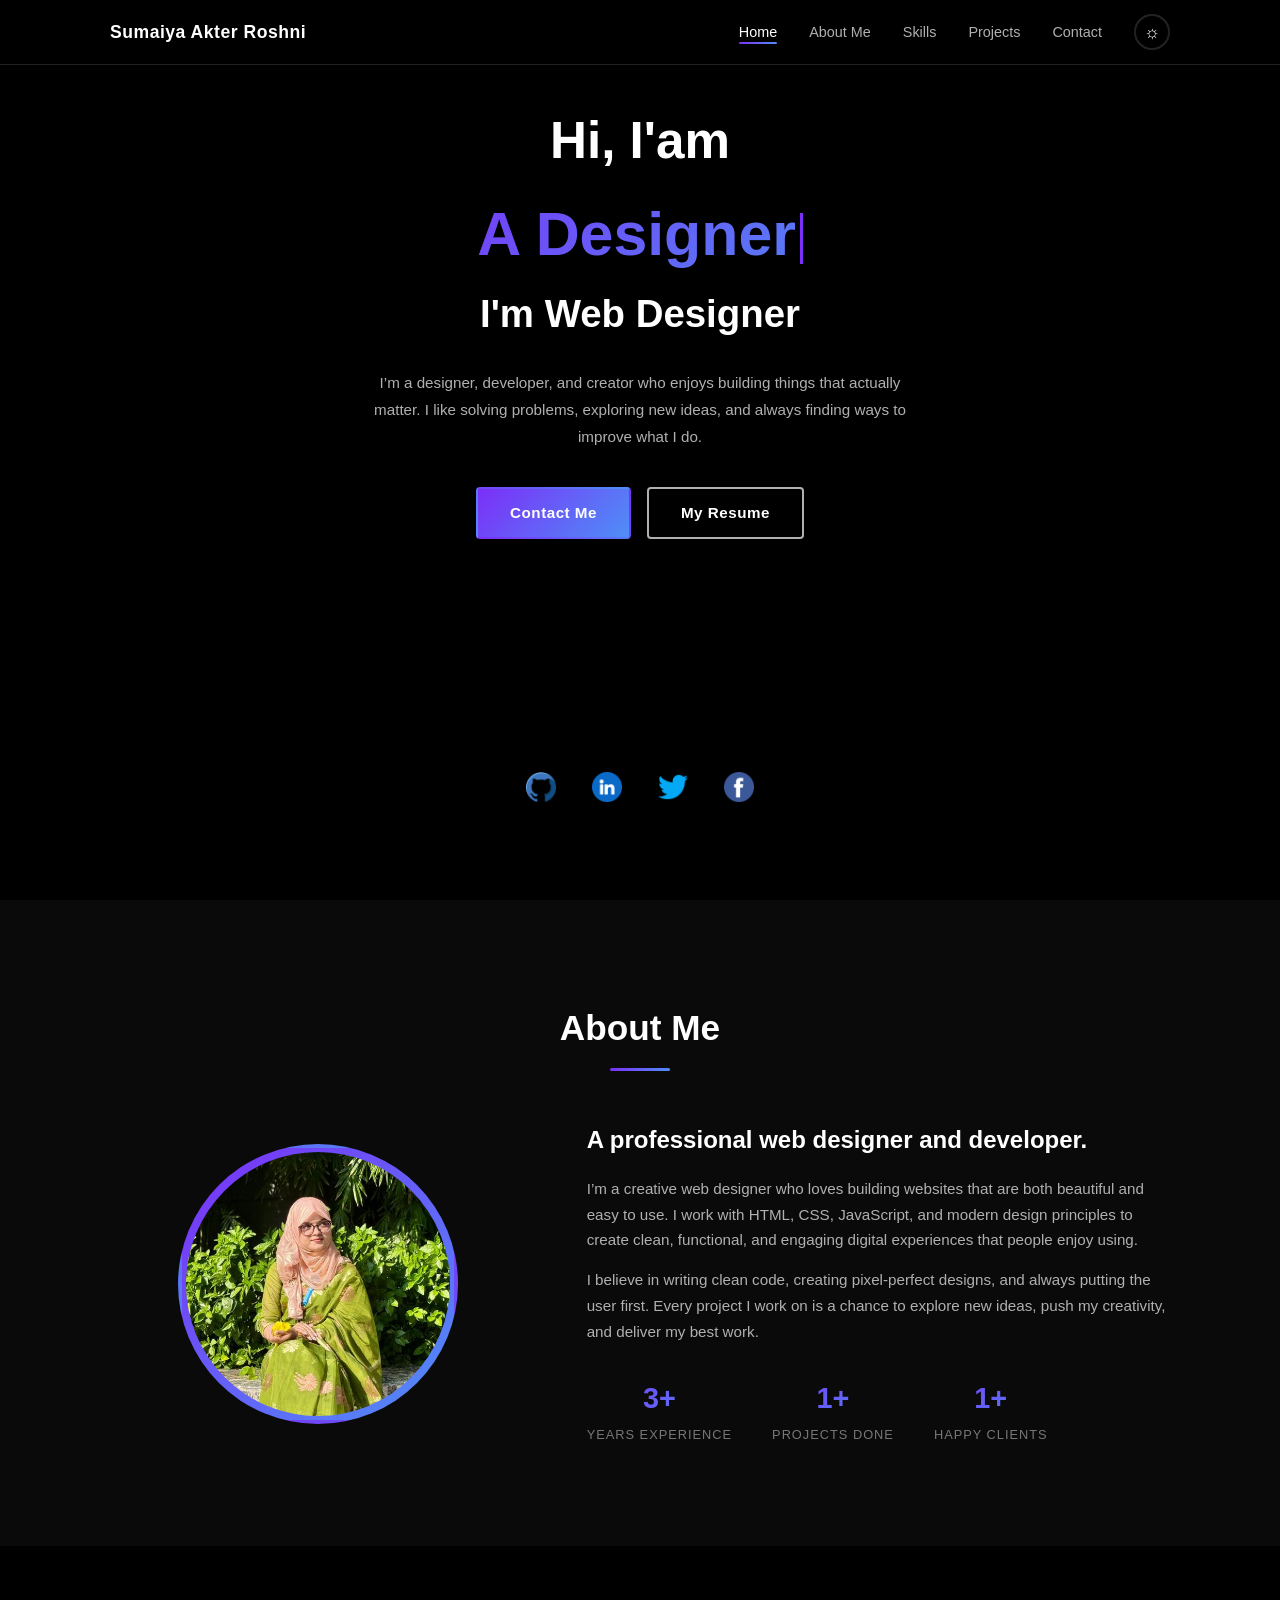
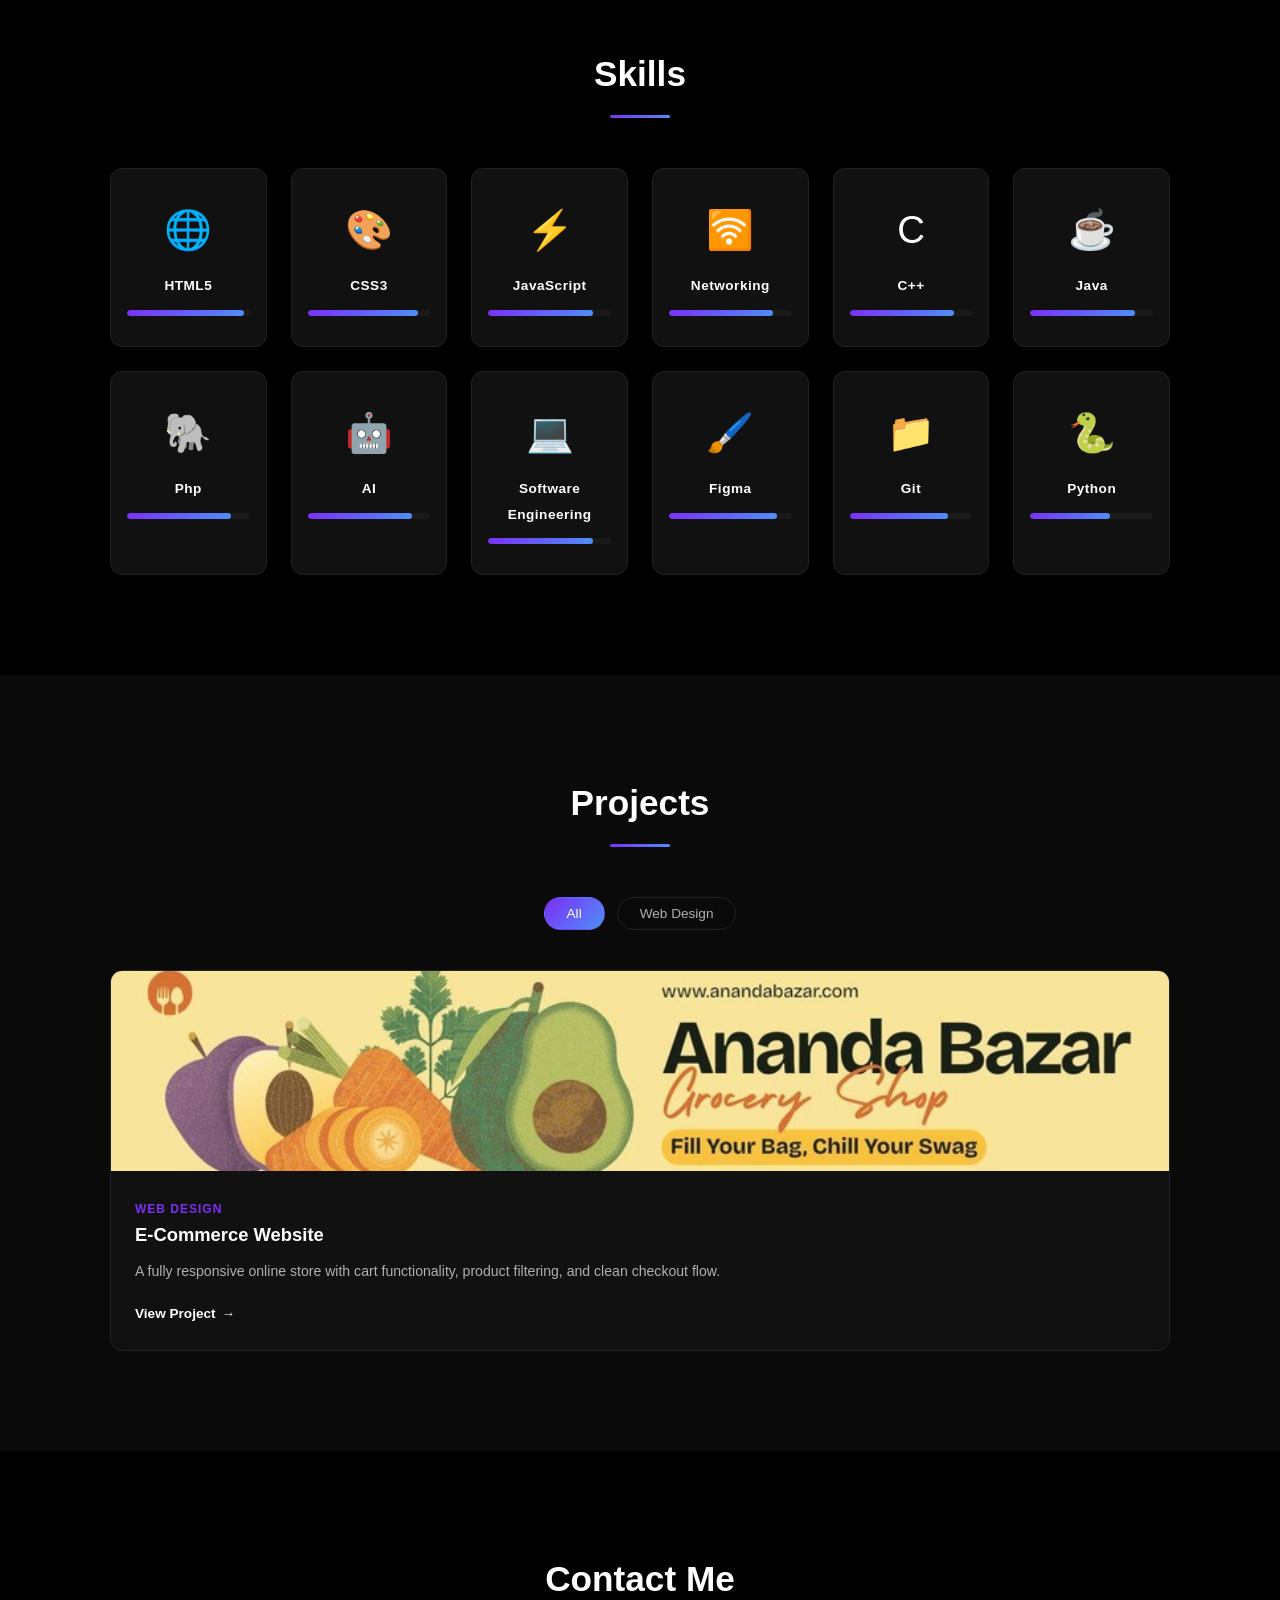
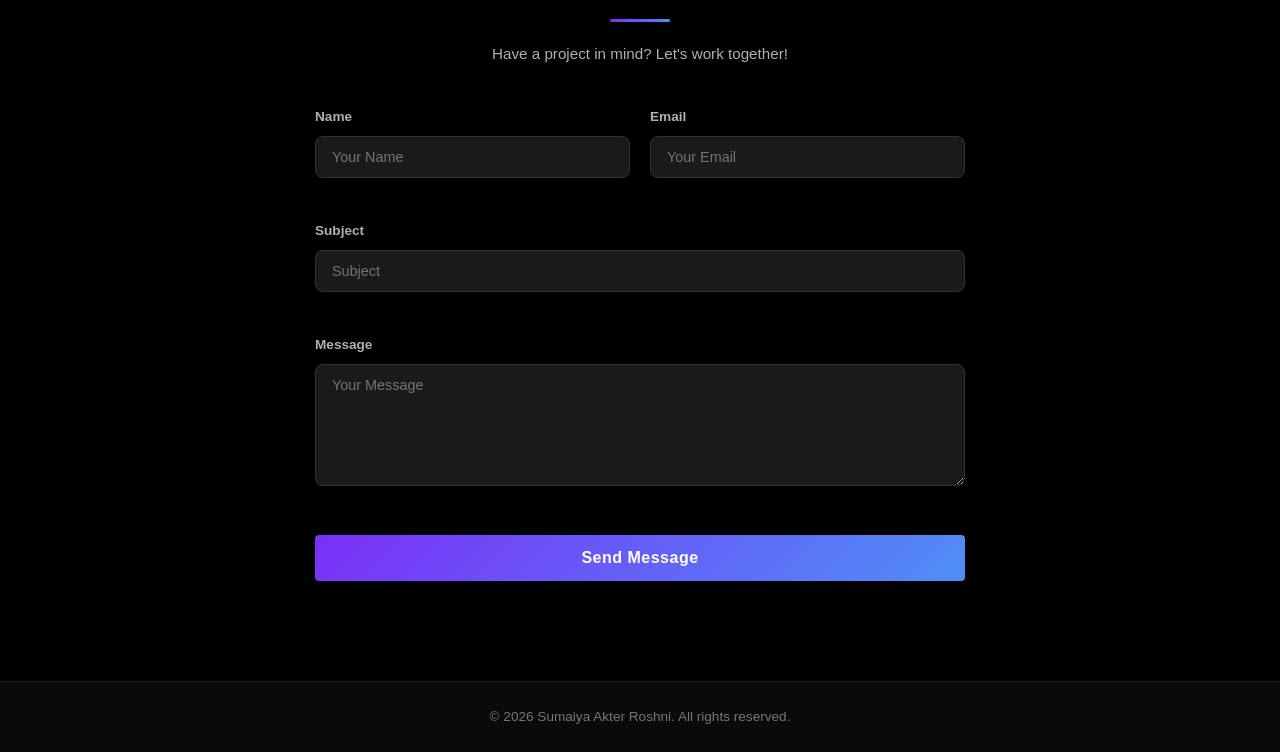
<file: Portfolio/index.html>
<!DOCTYPE html>
<html lang="en" data-theme="dark">
<head>
    <meta charset="UTF-8">
    <meta name="viewport" content="width=device-width, initial-scale=1.0">
    <title>Web Designer</title>
    <link rel="stylesheet" href="style.css">
</head>
<body>
    
    <header id="header">
        <nav class="navbar">
            <a href="#home" class="nav-logo">Sumaiya Akter Roshni</a>
            <button class="menu-toggle" id="menuToggle" aria-label="Toggle Menu">
                <span></span><span></span><span></span>
            </button>

            <ul class="nav-links" id="navLinks">
                <li><a href="#home" class="active">Home</a></li>
                
                <li><a href="#about">About Me</a></li>
                
                <li><a href="#skills">Skills</a></li>
                
                <li><a href="#projects">Projects</a></li>
                
                <li><a href="#contact">Contact</a></li>
                
                <li>
                    <button class="theme-toggle" id="themeToggle" aria-label="Toggle Theme">
                        <span class="icon-sun">&#9788;</span>
                        <span class="icon-moon">&#9790;</span>
                    </button>
                </li>
                
            </ul>


        </nav>
    </header>
<main>
        
        <section id="home" class="hero-section">
        <div class="hero-content">
                <h1 class="hero-greeting">Hi, I'am</h1>
                
                <h2 class="hero-name" id="typingName"></h2>
                
                <h3 class="hero-title">I'm Web Designer</h3>
                
                <p class="hero-description">
                    I’m a designer, developer, and creator who enjoys building things that actually matter. I like solving problems, exploring new ideas, and always finding ways to improve what I do.
                </p>

                <div class="hero-buttons">
                    <a href="#contact" class="btn btn-primary">Contact Me</a>
                    <a href="#" class="btn btn-outline">My Resume</a>
                </div>

        </div>
        
        <div class="hero-socials">

            <a href="https://github.com/sumaiya-akter-roshni" target="_blank">
                <img class="github-icon-light" src="Icon/githubDark.png" width="30" alt="GitHub Light Icon">
                <img class="github-icon-dark" src="Icon/githubLight.png" width="30" alt="GitHub Dark Icon">
            </a>

            <a href="https://linkedin.com/in/your-linkedin" target="_blank">
                <img class="linkedin-icon-light" src="Icon/linkedinDark.png" width="30" alt="LinkedIn">
                <img class="linkedin-icon-dark" src="Icon/linkedinLight.png" width="30" alt="LinkedIn">
            </a>

            <a href="#" target="_blank">
                <img class="twitter-icon-light" src="Icon/twitterDark.png" width="30" alt="Twitter">
                <img class="twitter-icon-dark" src="Icon/twitterLight.png" width="30" alt="Twitter">
            </a>

            <a href="#" target="_blank">
                <img class = "facebook-icon-light"src="Icon/facebookDark.png" width="30" alt="Facebook">
                <img class = "facebook-icon-dark"src="Icon/facebookLight.png" width="30" alt="Facebook">
            </a>
        </div>

        </section>

        
        <section id="about" class="about-section">
            <div class="container">
               
                <h2 class="section-title">About Me</h2>
               
                <div class="about-grid">
                    
                    <div class="about-image">
                        <div class="about-img-wrapper">
                            <img src="Image/MyPicture.jpeg" alt="Profile Photo">
                        </div>
                    </div>
               
                    <div class="about-text">
                        <h3>A professional web designer and developer.</h3>
                        
                        <p>
                            I’m a creative web designer who loves building websites that are both beautiful and easy to use. 
                            I work with HTML, CSS, JavaScript, and modern design principles to create clean, functional, and engaging digital experiences that people enjoy using.
                        </p>
                        
                        <p>
                            I believe in writing clean code, creating pixel-perfect designs, and always putting the user first. 
                            Every project I work on is a chance to explore new ideas, push my creativity, and deliver my best work.
                        </p>
                        
                        <div class="about-stats">
                            <div class="stat">
                                <span class="stat-number">3+</span>
                                <span class="stat-label">Years Experience</span>
                            </div>
                            
                            <div class="stat">
                                <span class="stat-number">1+</span>
                                <span class="stat-label">Projects Done</span>
                            </div>

                            <div class="stat">
                                <span class="stat-number">1+</span>
                                <span class="stat-label">Happy Clients</span>
                            </div>

                        </div>

                    </div>

                </div>
            </div>

        </section>


        <section id="skills" class="skills-section">
            <div class="container">
                <h2 class="section-title">Skills</h2>
                <div class="skills-grid" id="skillsGrid">
                    
                </div>
            </div>
        </section>

       
        <section id="projects" class="projects-section">
            <div class="container">
                <h2 class="section-title">Projects</h2>
                <div class="project-filters" id="projectFilters">
                    
                </div>
                <div class="projects-grid" id="projectsGrid">
                   
                </div>
            </div>
        </section>

        
        <section id="contact" class="contact-section">

            <div class="container">
                
                <h2 class="section-title">Contact Me</h2>

                <p class="contact-subtitle">Have a project in mind? Let's work together!</p>
                
                <form id="contactForm" class="contact-form" novalidate>
                    <div class="form-row">
                        <div class="form-group">
                            <label for="name">Name</label>
                            <input type="text" id="name" name="name" placeholder="Your Name" autocomplete="name">
                            <span class="error-msg" id="nameError"></span>
                        </div>
                        <div class="form-group">
                            <label for="email">Email</label>
                            <input type="email" id="email" name="email" placeholder="Your Email" autocomplete="email">
                            <span class="error-msg" id="emailError"></span>
                        </div>
                    </div>

                    <div class="form-group">
                        <label for="subject">Subject</label>
                        <input type="text" id="subject" name="subject" placeholder="Subject">
                        <span class="error-msg" id="subjectError"></span>
                    </div>

                    <div class="form-group">
                        <label for="message">Message</label>
                        <textarea id="message" name="message" rows="6" placeholder="Your Message"></textarea>
                        <span class="error-msg" id="messageError"></span>
                    </div>

                    <button type="submit" class="btn btn-primary btn-submit">Send Message</button>
                    
                    <div class="form-success" id="formSuccess">
                        &#10003; Message sent successfully! Thank you.
                    </div>
                    
                </form>

            </div>

        </section>
    
</main>

   


    <footer>
        <div class="container">
            <p>&copy; 2026 Sumaiya Akter Roshni. All rights reserved.</p>
        </div>
    </footer>


    <script src="script.js"></script>

</body>
</html>
</file>
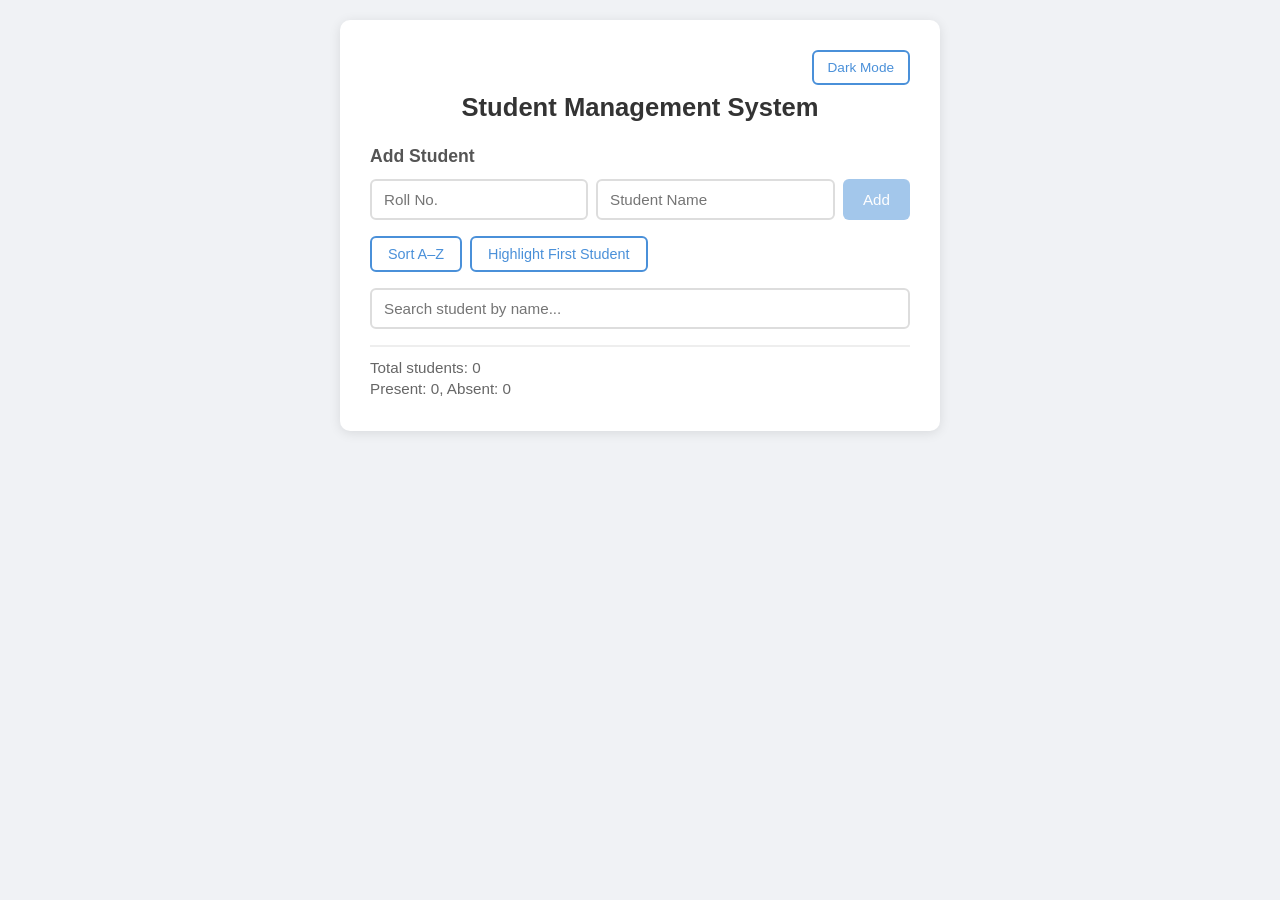
<file: Student_Management/index.html>
<!DOCTYPE html>
<html lang="en">
<head>
    <meta charset="UTF-8">
    <meta name="viewport" content="width=device-width, initial-scale=1.0">
    <title>Student Management System</title>
    <link rel="stylesheet" href="style.css">
</head>
<body>
    <div class="container">
        <div class="theme-toggle-wrap">
            <button id="themeToggleBtn" type="button">Dark Mode</button>
        </div>
        <h1>Student Management System</h1>
        <div class="form-section">
            <h2>Add Student</h2>
            <div class="input-group">
                <input type="text" id="rollInput" placeholder="Roll No.">
                <input type="text" id="nameInput" placeholder="Student Name">
                <button id="addBtn" disabled>Add</button>
            </div>
        </div>

        <div class="action-buttons">
            <button id="sortBtn">Sort A&ndash;Z</button>
            <button id="highlightBtn">Highlight First Student</button>
        </div>
        <div class="search-section">
            <input type="text" id="searchInput" placeholder="Search student by name...">
        </div>
        <ul id="studentList"></ul>
        <div class="stats">
            <p id="totalCount">Total students: 0</p>
            <p id="attendanceStats">Present: 0, Absent: 0</p>
        </div>
    </div>

    <script src="app.js"></script>
</body>
</html>
</file>
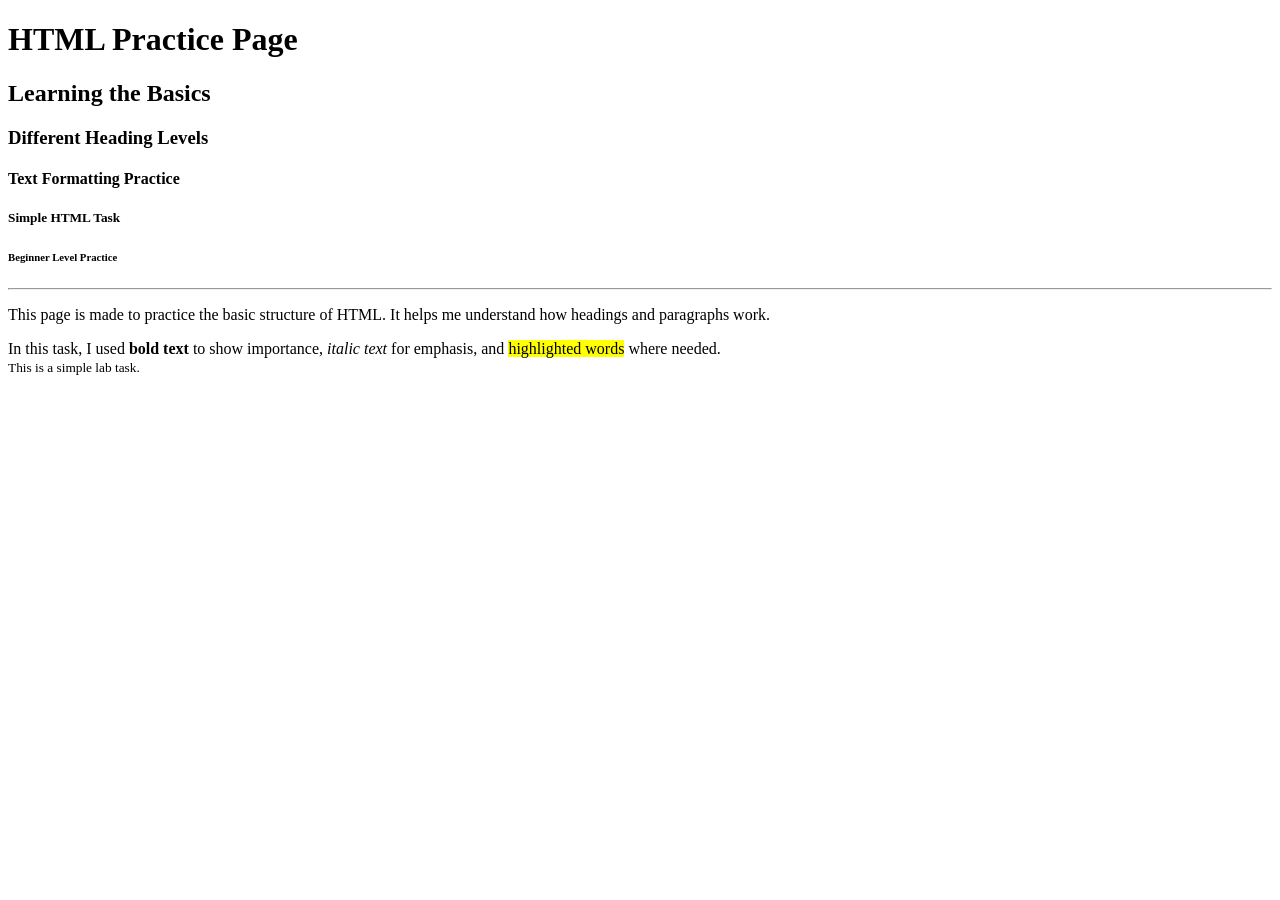
<file: Assign1.html>
<!DOCTYPE html>
<html lang="en">

<head>
    <!-- Basic information about the webpage -->
    <meta charset="UTF-8">
    <meta name="description" content="HTML lab task for practicing basic tags">
    <title>HTML Lab Task 1</title>
</head>

<body>

    <!-- Headings practice -->
    <h1>HTML Practice Page</h1>
    <h2>Learning the Basics</h2>
    <h3>Different Heading Levels</h3>
    <h4>Text Formatting Practice</h4>
    <h5>Simple HTML Task</h5>
    <h6>Beginner Level Practice</h6>

    <hr>

    <!-- Paragraph section -->
    <p>
        This page is made to practice the basic structure of HTML.
        It helps me understand how headings and paragraphs work.
    </p>

    <p>
        In this task, I used <strong>bold text</strong> to show importance,
        <em>italic text</em> for emphasis, and <mark>highlighted words</mark> where needed.
        <br>
        <small>This is a simple lab task.</small>
    </p>

    <!-- End of content -->
</body>

</html>
</file>
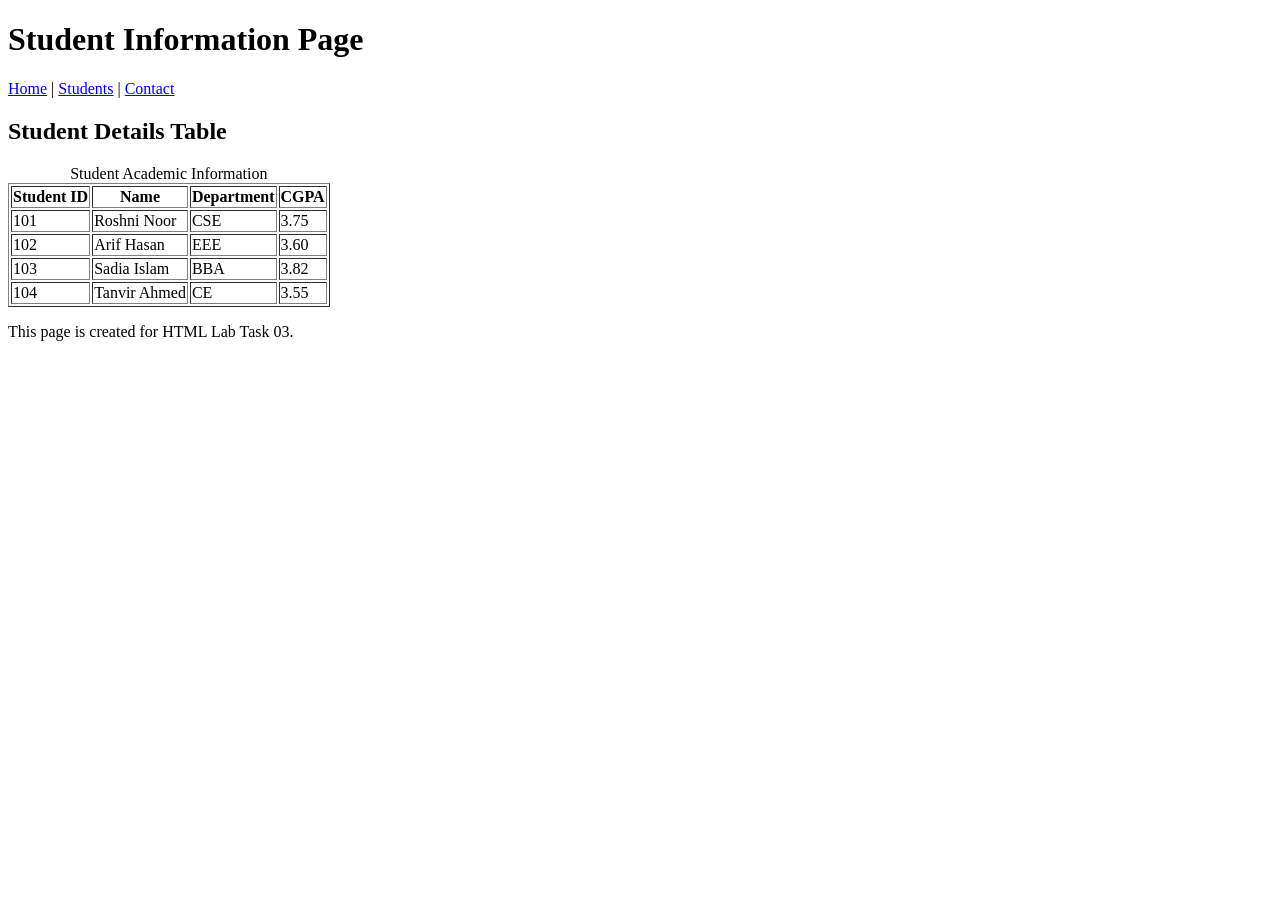
<file: Assign3.html>
<!DOCTYPE html>
<html lang="en">

<head>
    <meta charset="UTF-8">
    <title>Lab Task 03</title>
</head>

<body>

    <!-- Header part -->
    <header>
        <h1 title="Page title">Student Information Page</h1>
    </header>

    <!-- Navigation links -->
    <nav>
        <a href="#home">Home</a> |
        <a href="#students">Students</a> |
        <a href="#contact">Contact</a>
    </nav>

    <!-- Main content starts -->
    <main>

        <!-- Section for table -->
        <section id="students">
            <h2>Student Details Table</h2>

            <table border="1" title="Student table">
                <caption>Student Academic Information</caption>

                <tr>
                    <th scope="col">Student ID</th>
                    <th scope="col">Name</th>
                    <th scope="col">Department</th>
                    <th scope="col">CGPA</th>
                </tr>

                <tr>
                    <td>101</td>
                    <td>Roshni Noor</td>
                    <td>CSE</td>
                    <td>3.75</td>
                </tr>

                <tr>
                    <td>102</td>
                    <td>Arif Hasan</td>
                    <td>EEE</td>
                    <td>3.60</td>
                </tr>

                <tr>
                    <td>103</td>
                    <td>Sadia Islam</td>
                    <td>BBA</td>
                    <td>3.82</td>
                </tr>

                <tr>
                    <td>104</td>
                    <td>Tanvir Ahmed</td>
                    <td>CE</td>
                    <td>3.55</td>
                </tr>

            </table>
        </section>

    </main>

    <!-- Footer section -->
    <footer>
        <p id="contact">
            This page is created for HTML Lab Task 03.
        </p>
    </footer>

</body>

</html>
</file>
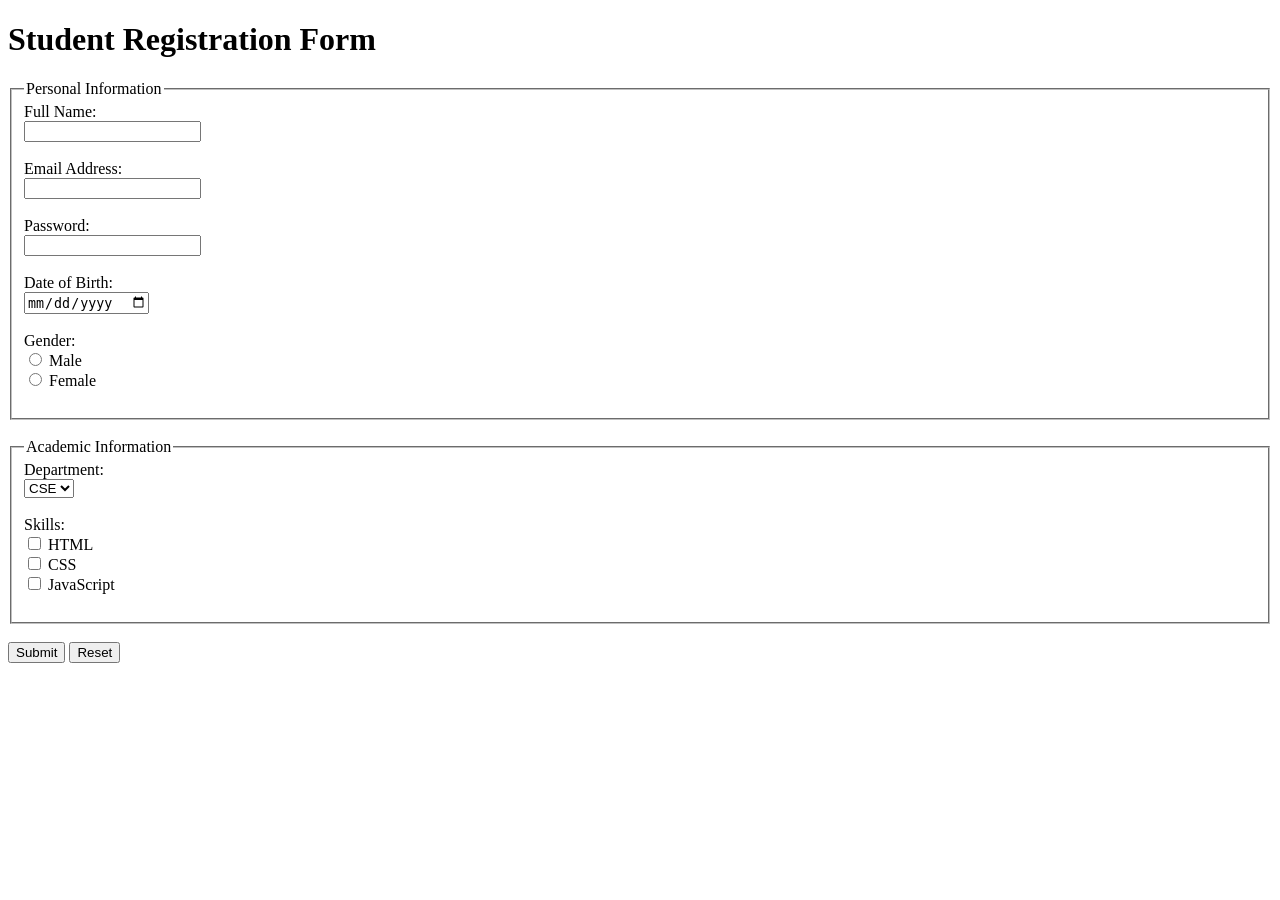
<file: Assign4.html>
<!DOCTYPE html>
<html lang="en">

<head>
    <meta charset="UTF-8">
    <title>Lab Task 04</title>
</head>

<body>

    <!-- Form starts here -->
    <h1>Student Registration Form</h1>

    <form action="#" method="post">

        <!-- Personal information section -->
        <fieldset>
            <legend>Personal Information</legend>

            <label for="fullname">Full Name:</label><br>
            <input type="text" id="fullname" name="fullname"><br><br>

            <label for="email">Email Address:</label><br>
            <input type="email" id="email" name="email"><br><br>

            <label for="password">Password:</label><br>
            <input type="password" id="password" name="password"><br><br>

            <label for="dob">Date of Birth:</label><br>
            <input type="date" id="dob" name="dob"><br><br>

            <label>Gender:</label><br>
            <input type="radio" id="male" name="gender" value="male">
            <label for="male">Male</label><br>

            <input type="radio" id="female" name="gender" value="female">
            <label for="female">Female</label><br><br>
        </fieldset>

        <br>

        <!-- Academic information section -->
        <fieldset>
            <legend>Academic Information</legend>

            <label for="department">Department:</label><br>
            <select id="department" name="department">
                <option value="cse">CSE</option>
                <option value="eee">EEE</option>
                <option value="bba">BBA</option>
                <option value="ce">CE</option>
            </select><br><br>

            <label>Skills:</label><br>
            <input type="checkbox" id="html" name="skills" value="html">
            <label for="html">HTML</label><br>

            <input type="checkbox" id="css" name="skills" value="css">
            <label for="css">CSS</label><br>

            <input type="checkbox" id="js" name="skills" value="javascript">
            <label for="js">JavaScript</label><br><br>
        </fieldset>

        <br>

        <!-- Form buttons -->
        <input type="submit" value="Submit">
        <input type="reset" value="Reset">

    </form>

</body>

</html>
</file>
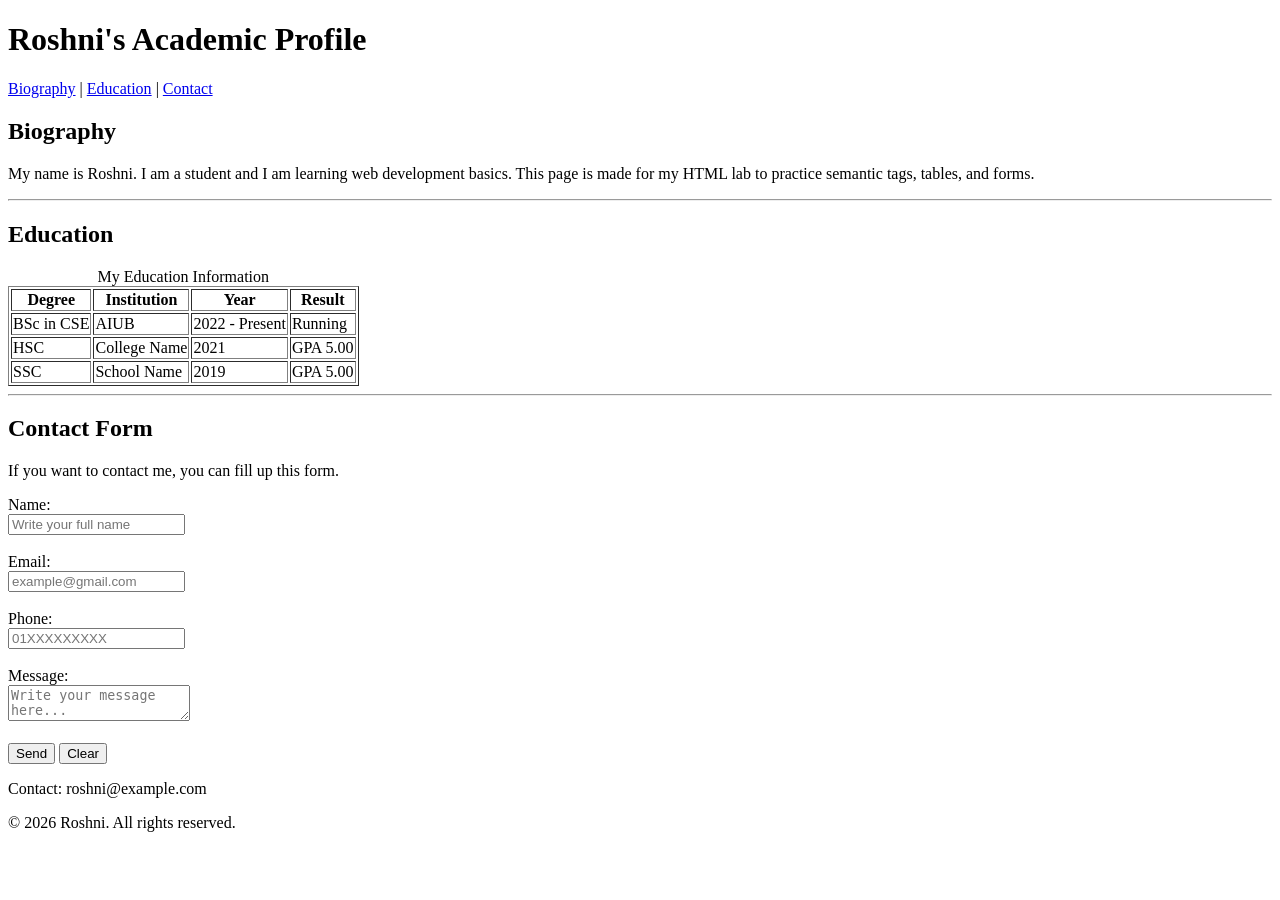
<file: Assign5.html>
<!DOCTYPE html>
<html lang="en">

<head>
    <!-- Basic metadata for the page -->
    <meta charset="UTF-8">
    <meta name="description" content="Personal academic profile page with semantic HTML, table and contact form.">
    <meta name="keywords" content="academic profile, HTML5, semantic tags, education table, contact form">
    <meta name="author" content="Roshni">
    <title>Academic Profile - Roshni</title>
</head>

<body>

    <!-- Header: name and navigation -->
    <header>
        <h1>Roshni's Academic Profile</h1>

        <nav>
            <a href="#bio">Biography</a> |
            <a href="#education">Education</a> |
            <a href="#contact">Contact</a>
        </nav>
    </header>

    <!-- Main content -->
    <main>

        <!-- Biography section -->
        <section id="bio">
            <h2>Biography</h2>
            <p>
                My name is Roshni. I am a student and I am learning web development basics.
                This page is made for my HTML lab to practice semantic tags, tables, and forms.
            </p>
        </section>

        <hr>

        <!-- Education section + table -->
        <section id="education">
            <h2>Education</h2>

            <table border="1" title="Education details table">
                <caption>My Education Information</caption>

                <thead>
                    <tr>
                        <th scope="col">Degree</th>
                        <th scope="col">Institution</th>
                        <th scope="col">Year</th>
                        <th scope="col">Result</th>
                    </tr>
                </thead>

                <tbody>
                    <tr>
                        <td>BSc in CSE</td>
                        <td>AIUB</td>
                        <td>2022 - Present</td>
                        <td>Running</td>
                    </tr>
                    <tr>
                        <td>HSC</td>
                        <td>College Name</td>
                        <td>2021</td>
                        <td>GPA 5.00</td>
                    </tr>
                    <tr>
                        <td>SSC</td>
                        <td>School Name</td>
                        <td>2019</td>
                        <td>GPA 5.00</td>
                    </tr>
                </tbody>
            </table>
        </section>

        <hr>

        <!-- Contact section + advanced form -->
        <section id="contact">
            <h2>Contact Form</h2>
            <p>If you want to contact me, you can fill up this form.</p>

            <form action="#" method="post">

                <label for="name">Name:</label><br>
                <input
                    type="text"
                    id="name"
                    name="name"
                    placeholder="Write your full name"
                    maxlength="40"
                    required>
                <br><br>

                <label for="email">Email:</label><br>
                <input
                    type="email"
                    id="email"
                    name="email"
                    placeholder="example@gmail.com"
                    maxlength="50"
                    required>
                <br><br>

                <label for="phone">Phone:</label><br>
                <input
                    type="tel"
                    id="phone"
                    name="phone"
                    placeholder="01XXXXXXXXX"
                    pattern="01[0-9]{9}"
                    maxlength="11">
                <br><br>

                <label for="message">Message:</label><br>
                <textarea
                    id="message"
                    name="message"
                    placeholder="Write your message here..."
                    maxlength="200"
                    required></textarea>
                <br><br>

                <input type="submit" value="Send">
                <input type="reset" value="Clear">

            </form>
        </section>

    </main>

    <!-- Footer: contact/copyright -->
    <footer>
        <p>
            Contact: roshni@example.com
        </p>
        <p>
            &copy; 2026 Roshni. All rights reserved.
        </p>
    </footer>

</body>

</html>
</file>
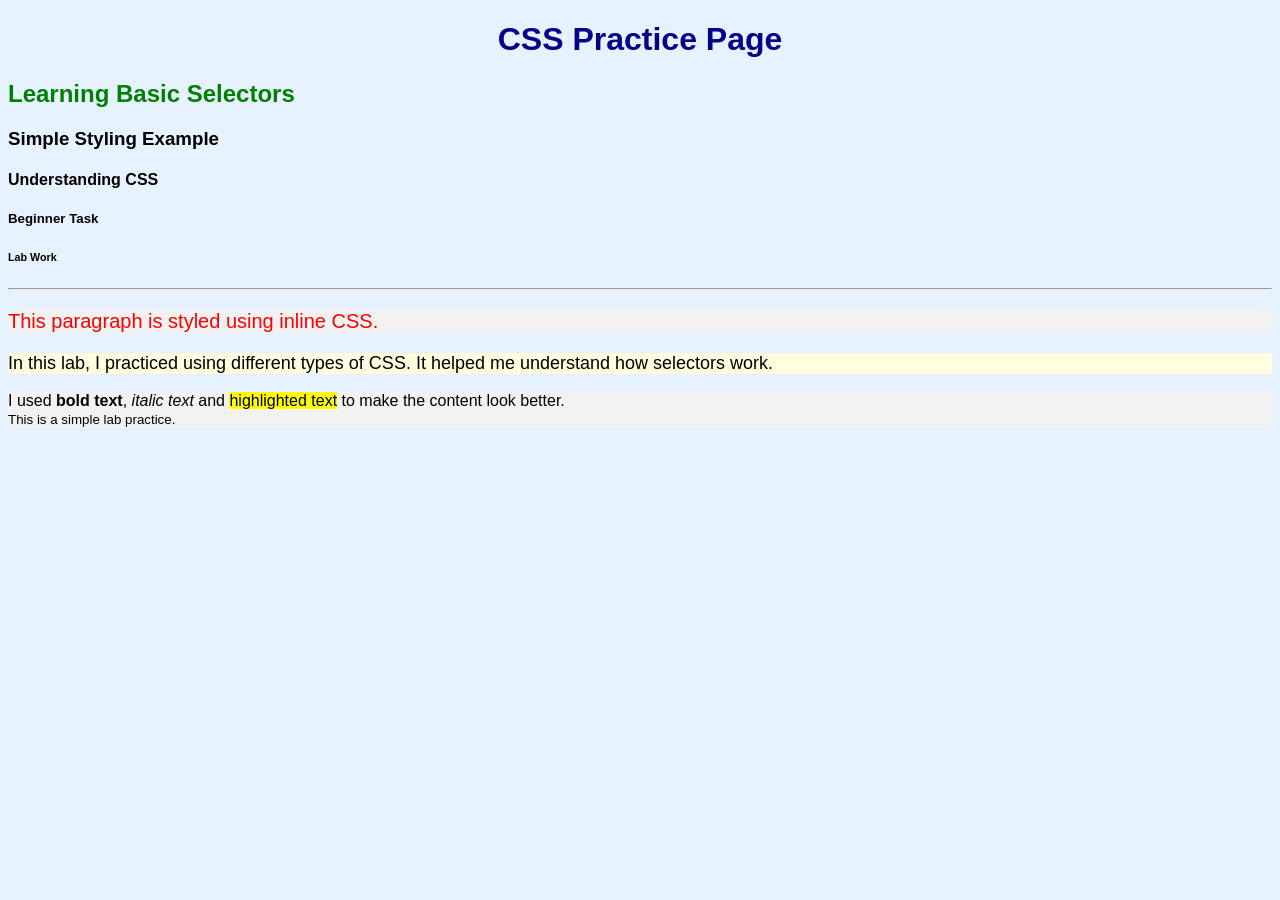
<file: Labtask_1.1.html>
<!DOCTYPE html>
<html lang="en">

<head>
    <meta charset="UTF-8">
    <meta name="description" content="CSS lab task practice">
    <title>CSS Lab Task 01</title>
    <link rel="stylesheet" href="style1.css">
    <style>
        #mainTitle {
            color: darkblue;
            text-align: center;
        }

        h2 {
            color: green;
        }

        .highlight {
            background-color: lightyellow;
            font-size: 18px;
        }
    </style>
</head>

<body>

    <h1 id="mainTitle">CSS Practice Page</h1>
    <h2>Learning Basic Selectors</h2>
    <h3>Simple Styling Example</h3>
    <h4>Understanding CSS</h4>
    <h5>Beginner Task</h5>
    <h6>Lab Work</h6>

    <hr>
    <p style="color: red; font-size: 20px;">
        This paragraph is styled using inline CSS.
    </p>

    <p class="highlight">
        In this lab, I practiced using different types of CSS.
        It helped me understand how selectors work.
    </p>

    <p>
        I used <strong>bold text</strong>, <em>italic text</em> and
        <mark>highlighted text</mark> to make the content look better.
        <br>
        <small>This is a simple lab practice.</small>
    </p>

</body>
</html>
</file>
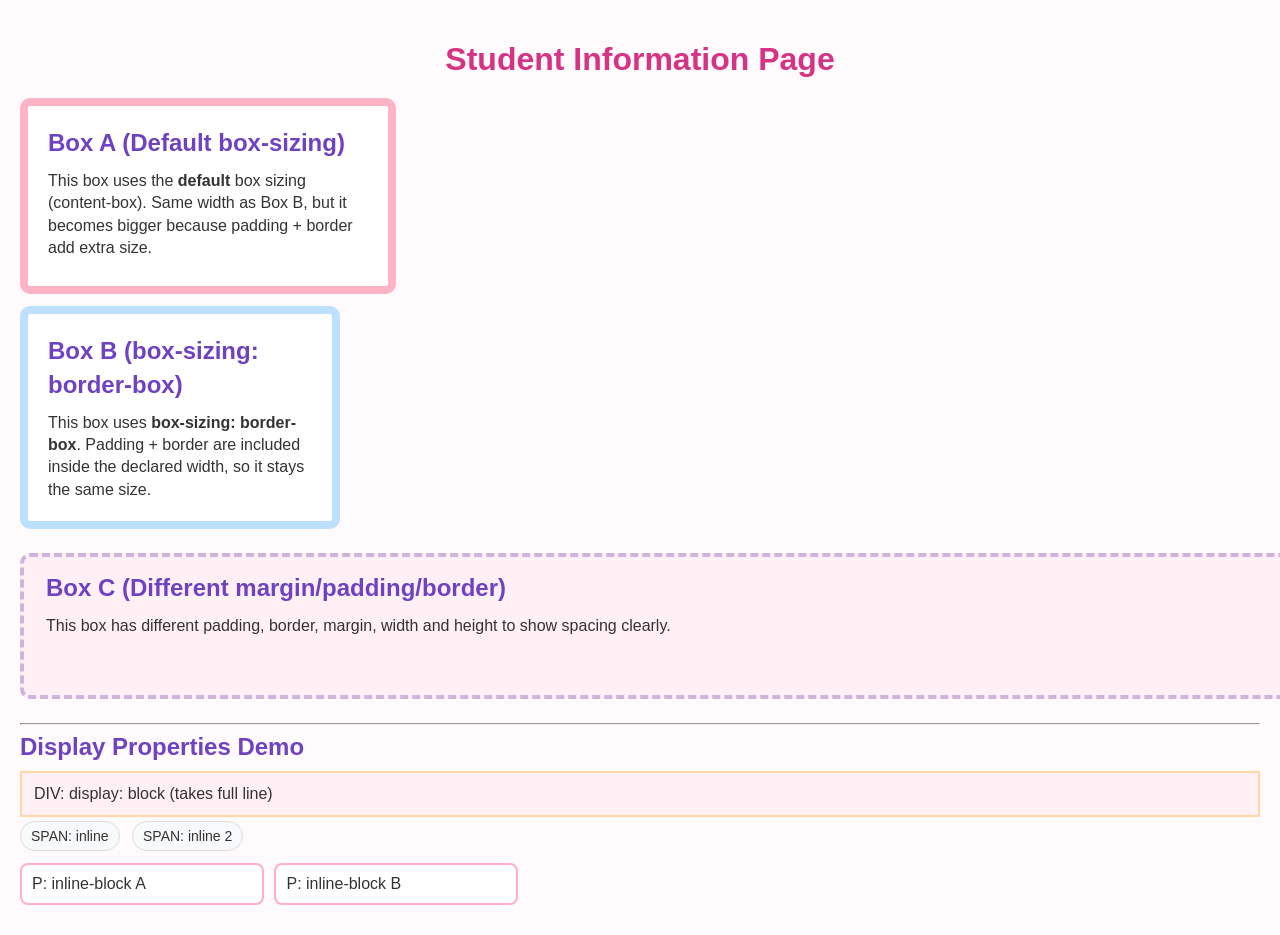
<file: Labtask_3.1.html>
<!DOCTYPE html>
<html lang="en">
<head>
  <meta charset="UTF-8" />
  <title>Lab Task 03 - Box Model & Display</title>
  <link rel="stylesheet" href="style3.css" />
</head>

<body>

  <h1 class="pageTitle" title="Page title">Student Information Page</h1>

  <div class="box boxA">
    <h2>Box A (Default box-sizing)</h2>
    <p>
      This box uses the <b>default</b> box sizing (content-box).
      Same width as Box B, but it becomes bigger because padding + border add extra size.
    </p>
  </div>

  <div class="box boxB">
    <h2>Box B (box-sizing: border-box)</h2>
    <p>
      This box uses <b>box-sizing: border-box</b>.
      Padding + border are included inside the declared width, so it stays the same size.
    </p>
  </div>

  <div class="box boxC">
    <h2>Box C (Different margin/padding/border)</h2>
    <p>
      This box has different padding, border, margin,
      width and height to show spacing clearly.
    </p>
  </div>

  <hr />
  <h2>Display Properties Demo</h2>

  <div class="displayBox blockDiv">DIV: display: block (takes full line)</div>

  <div class="displayLine">
    <span class="tag inlineSpan">SPAN: inline</span>
    <span class="tag inlineSpan">SPAN: inline 2</span>
    <span class="tag hiddenSpan">visibility: hidden</span>
    <span class="tag noneSpan">display: none</span>
  </div>

  <p class="inlineBlockPara">P: inline-block A</p>
  <p class="inlineBlockPara">P: inline-block B</p>

  <p class="noneParagraph">This paragraph is display:none (you will not see it)</p>

</body>
</html>
</file>
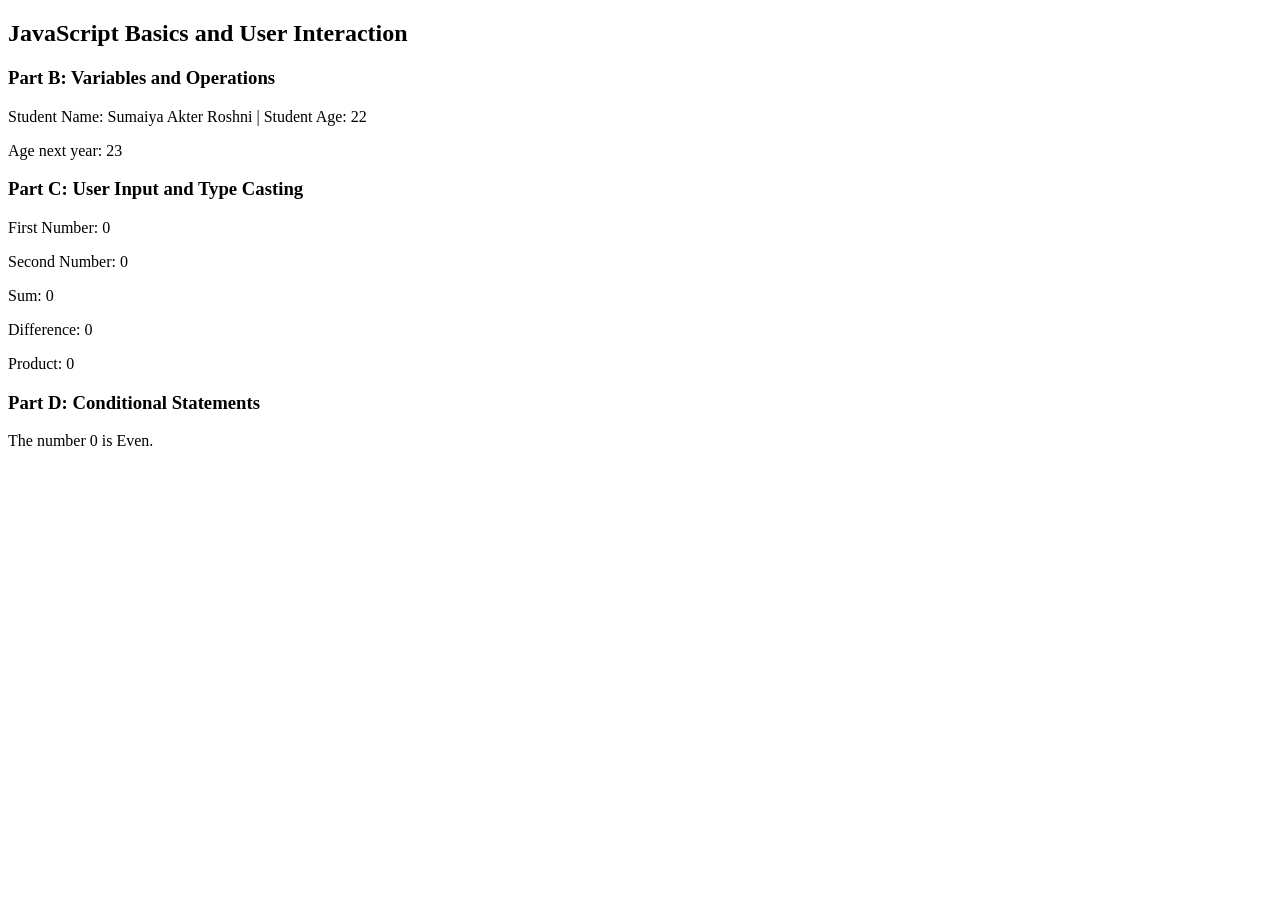
<file: Lab_Task_1.2/Lab_Task_06.html>
<!DOCTYPE html>
<html lang="en">    

<head>
    <meta charset="UTF-8">
    <meta name="viewport" content="width=device-width, initial-scale=1.0">
    <title>Lab Task 06 - HTML5 Elements</title>
</head>
<body>
    <script src="Lab_Task_06.js"></script>
</body>
</html>
</file>
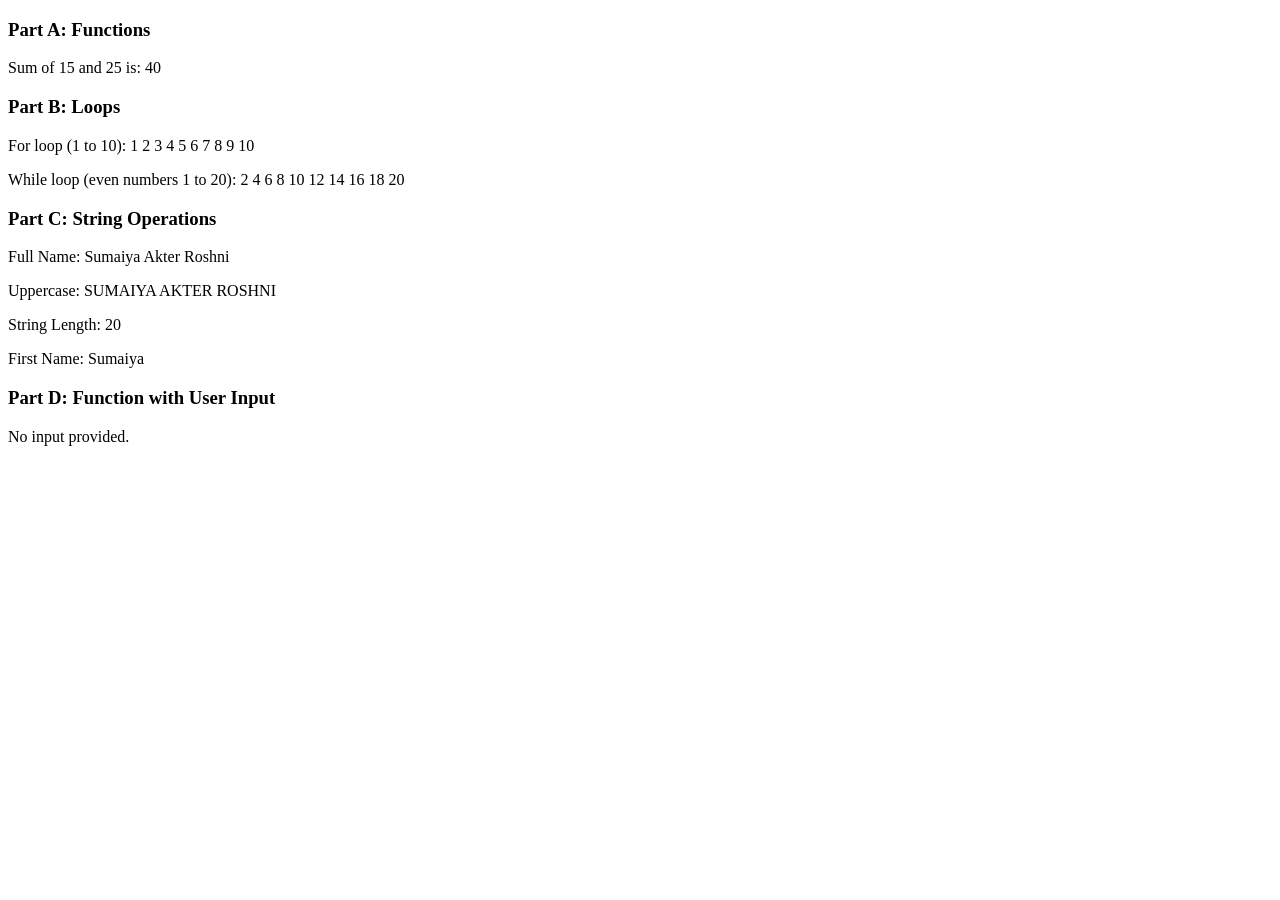
<file: Lab_Task_2.2/Lab_Task_07.html>
<!DOCTYPE html>
<html lang="en">
<head>
  <meta charset="UTF-8" />
  <meta name="viewport" content="width=device-width, initial-scale=1.0" />
  <title>Lab Task 07</title>
</head>
<body>
  <script src="Lab_Task_07.js"></script>
</body>
</html>
</file>
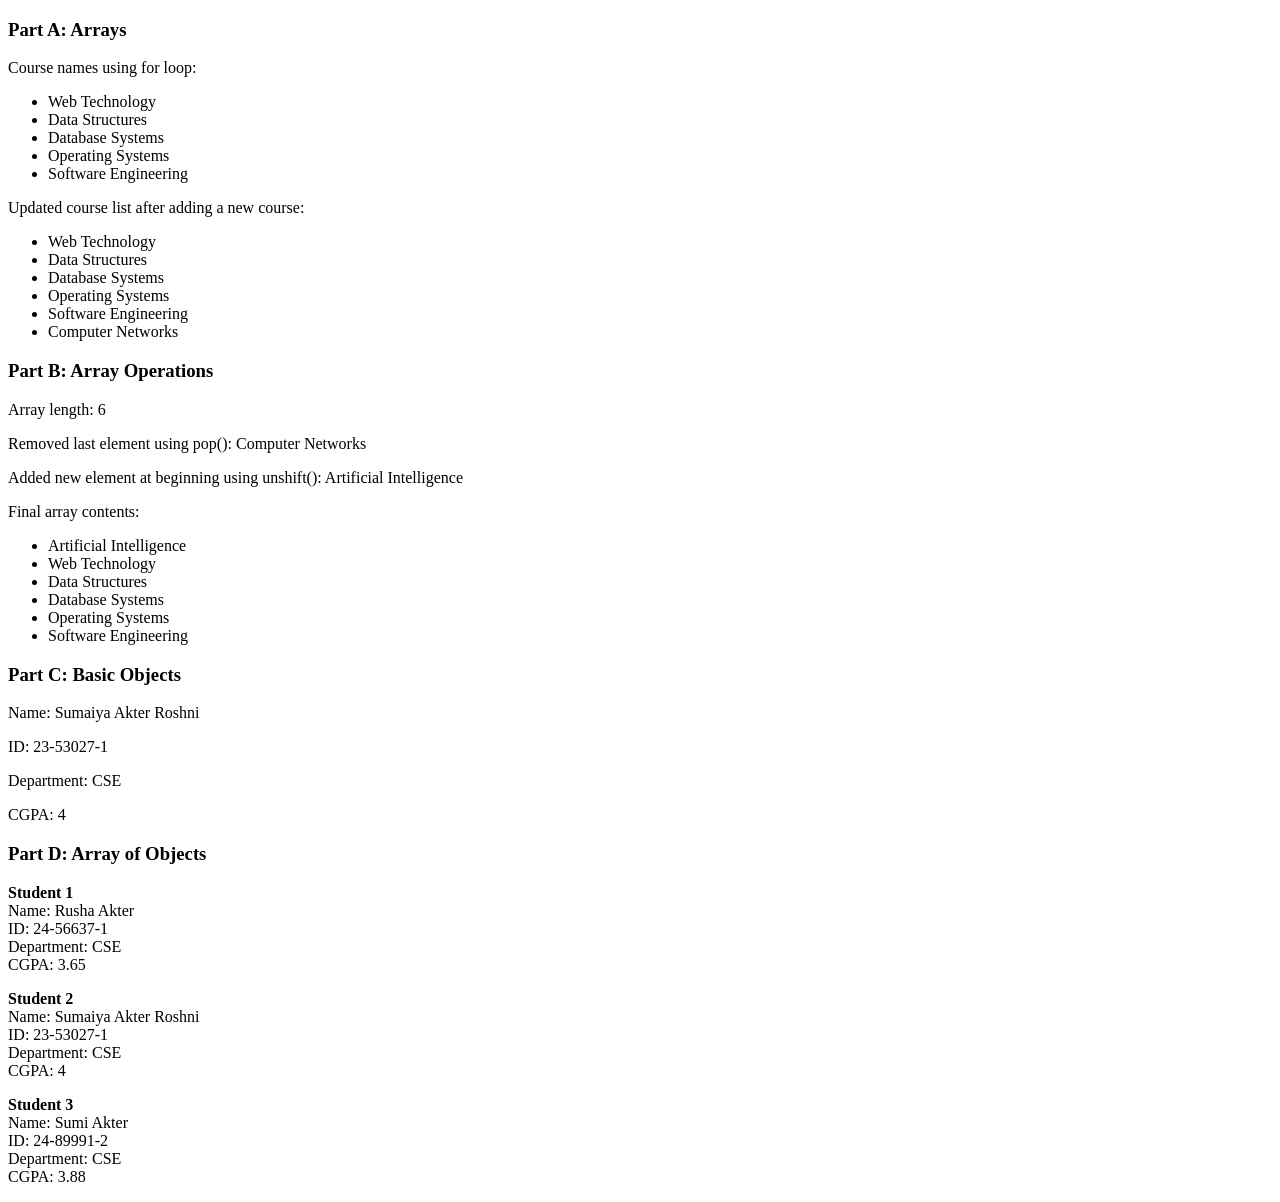
<file: Lab_Task_3.2/Lab_Task_08.html>
<!DOCTYPE html>
<html lang="en">
<head>
    <meta charset="UTF-8">
    <meta name="viewport" content="width=device-width, initial-scale=1.0">
    <title>Lab Task 3.2 - HTML Structure and Formatting</title>
</head>
<body>  
    <script src="Lab_Task_08.js"></script>
</body>
</html>
</file>
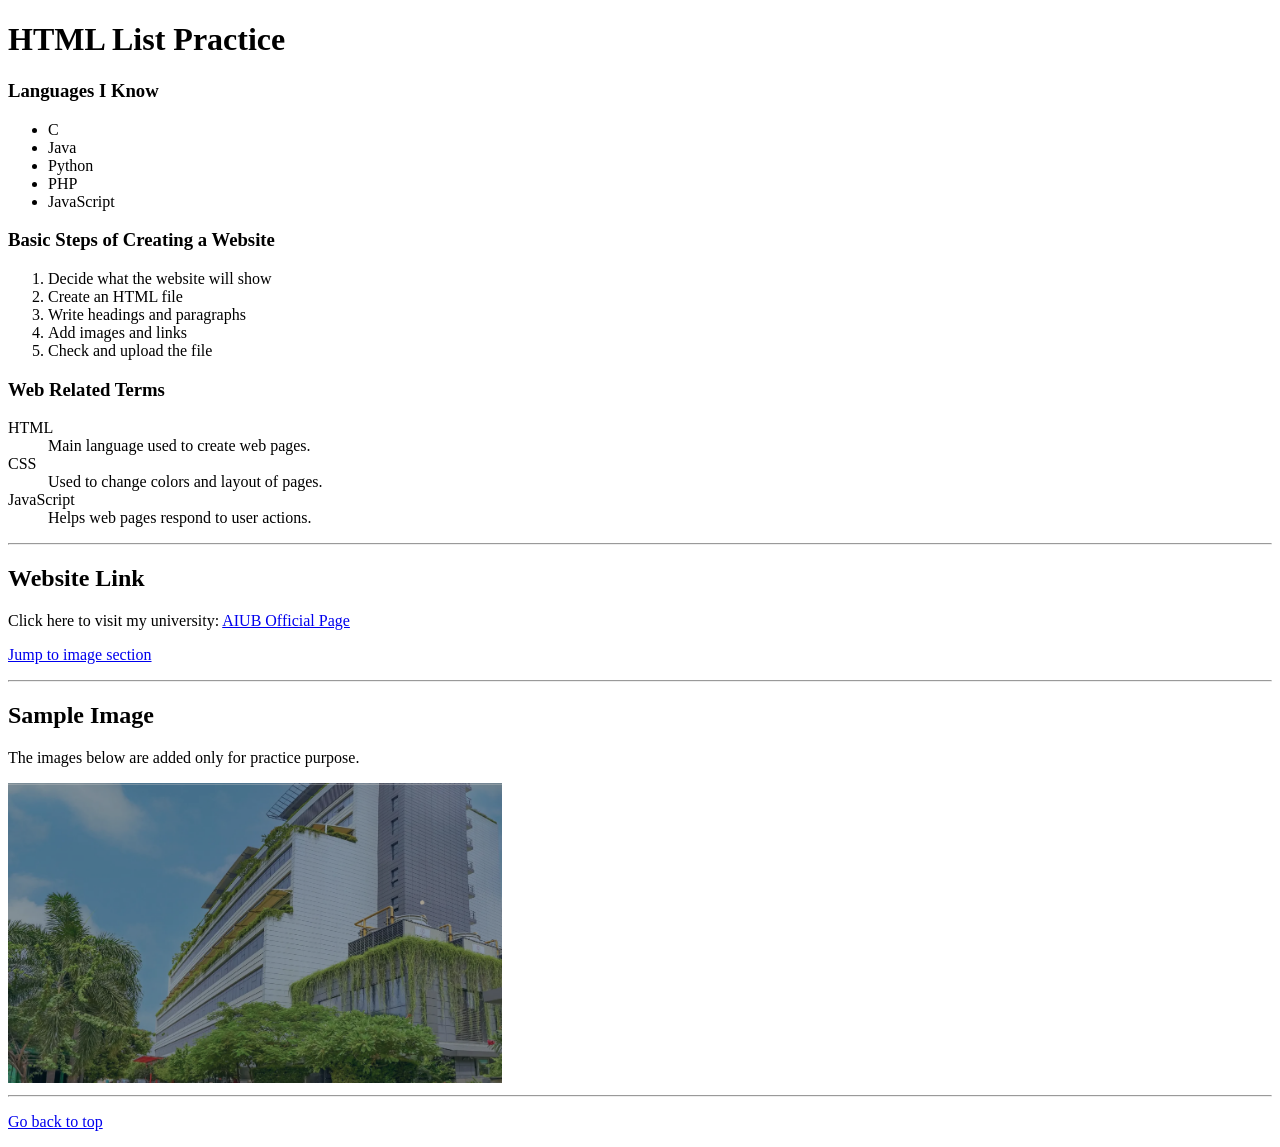
<file: Assign2/task/Assign2.html>
<!DOCTYPE html>
<html lang="en">

<head>
    <meta charset="UTF-8">
    <title>HTML Lab Task2</title>
</head>

<body>

    <!-- Practice of list elements -->
    <h1 id="start" title="List section">HTML List Practice</h1>

    <h3>Languages I Know</h3>
    <ul class="pl-list">
        <li>C</li>
        <li>Java</li>
        <li>Python</li>
        <li>PHP</li>
        <li>JavaScript</li>
    </ul>

    <h3>Basic Steps of Creating a Website</h3>
    <ol>
        <li>Decide what the website will show</li>
        <li>Create an HTML file</li>
        <li>Write headings and paragraphs</li>
        <li>Add images and links</li>
        <li>Check and upload the file</li>
    </ol>

    <h3>Web Related Terms</h3>
    <dl>
        <dt>HTML</dt>
        <dd>Main language used to create web pages.</dd>

        <dt>CSS</dt>
        <dd>Used to change colors and layout of pages.</dd>

        <dt>JavaScript</dt>
        <dd>Helps web pages respond to user actions.</dd>
    </dl>

    <hr>

    <!-- Link related work -->
    <h2 title="External link">Website Link</h2>

    <p>
        Click here to visit my university:
        <a href="https://www.aiub.edu" target="_blank" title="AIUB site">
            AIUB Official Page
        </a>
    </p>

    <p>
        <a href="#imgPart">Jump to image section</a>
    </p>

    <hr>

    <!-- Image section -->
    <h2 id="imgPart" class="imageArea" title="Image practice">
        Sample Image
    </h2>

    <p>
        The images below are added only for practice purpose.
    </p>

    <img 
        src="Image/2.png" 
        alt="Coding cat with laptop" 
        height="300"
        title="Cat coding image">

    <hr>

    <p>
        <a href="#start">Go back to top</a>
    </p>

</body>

</html>
</file>
<file: Portfolio/style.css>
:root {
    --bg-primary:      #000000;
    --bg-secondary:    #0a0a0a;
    --bg-card:         #111111;
    --bg-nav:          rgba(0, 0, 0, 0.9);
    --text-primary:    #ffffff;
    --text-secondary:  #b0b0b0;
    --text-muted:      #777777;
    --accent-start:    #7b2ff7;
    --accent-end:      #4f8ff7;
    --accent-gradient: linear-gradient(135deg, var(--accent-start), var(--accent-end));
    --border-color:    #222222;
    --input-bg:        #1a1a1a;
    --input-border:    #333333;
    --shadow:          0 4px 30px rgba(0, 0, 0, 0.5);
    --error-color:     #ff4d4d;
    --success-color:   #4dff88;
    --transition:      0.3s ease;
}

[data-theme="light"] {
    --bg-primary:     #ffffff;
    --bg-secondary:   #f5f5f7;
    --bg-card:        #ffffff;
    --bg-nav:         rgba(255, 255, 255, 0.95);
    --text-primary:   #1a1a1a;
    --text-secondary: #555555;
    --text-muted:     #888888;
    --border-color:   #e0e0e0;
    --input-bg:       #f0f0f0;
    --input-border:   #cccccc;
    --shadow:         0 4px 30px rgba(0, 0, 0, 0.08);
}

*,
*::before,
*::after {
    margin: 0;
    padding: 0;
    box-sizing: border-box;
}

html {
    scroll-behavior: smooth;
    font-size: 16px;
}

body {
    font-family: 'Segoe UI', -apple-system, BlinkMacSystemFont, 'Helvetica Neue', Arial, sans-serif;
    background-color: var(--bg-primary);
    color: var(--text-primary);
    line-height: 1.6;
    transition: background-color var(--transition), color var(--transition);
    overflow-x: hidden;
}

a {
    text-decoration: none;
    color: inherit;
}

ul {
    list-style: none;
}

img {
    max-width: 100%;
    display: block;
}

.container {
    max-width: 1100px;
    margin: 0 auto;
    padding: 0 20px;
}

.btn {
    display: inline-block;
    padding: 12px 32px;
    border-radius: 4px;
    font-size: 0.95rem;
    font-weight: 600;
    cursor: pointer;
    transition: all var(--transition);
    border: 2px solid transparent;
    letter-spacing: 0.5px;
}

.btn-primary {
    background: var(--accent-gradient);
    color: #fff;
    border-color: transparent;
}

.btn-primary:hover {
    transform: translateY(-2px);
    box-shadow: 0 6px 24px rgba(123, 47, 247, 0.4);
}

.btn-outline {
    background: transparent;
    color: var(--text-primary);
    border-color: var(--text-secondary);
}

.btn-outline:hover {
    border-color: var(--accent-start);
    color: var(--accent-start);
    transform: translateY(-2px);
}

.section-title {
    font-size: 2.2rem;
    font-weight: 700;
    text-align: center;
    margin-bottom: 50px;
    position: relative;
}

.section-title::after {
    content: '';
    display: block;
    width: 60px;
    height: 3px;
    background: var(--accent-gradient);
    margin: 12px auto 0;
    border-radius: 2px;
}


#header {
    position: fixed;
    top: 0;
    left: 0;
    width: 100%;
    z-index: 1000;
    background: var(--bg-nav);
    backdrop-filter: blur(12px);
    border-bottom: 1px solid var(--border-color);
    transition: background var(--transition);
}

.navbar {
    max-width: 1100px;
    margin: 0 auto;
    padding: 0 20px;
    display: flex;
    align-items: center;
    justify-content: space-between;
    height: 64px;
}

.nav-logo {
    font-size: 1.1rem;
    font-weight: 700;
    letter-spacing: 0.5px;
}

.nav-links {
    display: flex;
    align-items: center;
    gap: 32px;
}

.nav-links a {
    font-size: 0.9rem;
    font-weight: 500;
    color: var(--text-secondary);
    transition: color var(--transition);
    position: relative;
}

.nav-links a:hover,
.nav-links a.active {
    color: var(--text-primary);
}

.nav-links a.active::after {
    content: '';
    position: absolute;
    bottom: -4px;
    left: 0;
    width: 100%;
    height: 2px;
    background: var(--accent-gradient);
    border-radius: 1px;
}

.theme-toggle {
    background: none;
    border: 2px solid var(--border-color);
    border-radius: 50%;
    width: 36px;
    height: 36px;
    display: flex;
    align-items: center;
    justify-content: center;
    cursor: pointer;
    color: var(--text-primary);
    font-size: 1.1rem;
    transition: all var(--transition);
}

.theme-toggle:hover {
    border-color: var(--accent-start);
    transform: rotate(30deg);
}

[data-theme="dark"] .icon-sun { display: inline; }
[data-theme="dark"] .icon-moon { display: none; }
[data-theme="light"] .icon-sun { display: none; }
[data-theme="light"] .icon-moon { display: inline; }

.menu-toggle {
    display: none;
    flex-direction: column;
    gap: 5px;
    background: none;
    border: none;
    cursor: pointer;
    padding: 4px;
    z-index: 1001;
}

.menu-toggle span {
    display: block;
    width: 26px;
    height: 2px;
    background: var(--text-primary);
    border-radius: 2px;
    transition: all var(--transition);
}

.menu-toggle.active span:nth-child(1) {
    transform: rotate(45deg) translate(5px, 5px);
}
.menu-toggle.active span:nth-child(2) {
    opacity: 0;
}
.menu-toggle.active span:nth-child(3) {
    transform: rotate(-45deg) translate(5px, -5px);
}

.hero-section {
    min-height: 100vh;
    display: flex;
    flex-direction: column;
    align-items: center;
    justify-content: center;
    text-align: center;
    padding: 100px 20px 60px;
    position: relative;
}

.hero-content {
    max-width: 700px;
}

.hero-greeting {
    font-size: 3.2rem;
    font-weight: 800;
    margin-bottom: 4px;
}

.hero-name {
    font-size: 3.8rem;
    font-weight: 800;
    background: var(--accent-gradient);
    -webkit-background-clip: text;
    -webkit-text-fill-color: transparent;
    background-clip: text;
    min-height: 70px;
}

.hero-name .cursor {
    display: inline-block;
    width: 3px;
    height: 3.2rem;
    background: var(--accent-start);
    margin-left: 4px;
    animation: blink 0.8s step-end infinite;
    vertical-align: middle;
    -webkit-text-fill-color: initial;
}

@keyframes blink {
    50% { opacity: 0; }
}

.hero-title {
    font-size: 2.4rem;
    font-weight: 700;
    margin-bottom: 24px;
}

.hero-description {
    color: var(--text-secondary);
    font-size: 0.95rem;
    line-height: 1.8;
    max-width: 560px;
    margin: 0 auto 36px;
}

.hero-buttons {
    display: flex;
    gap: 16px;
    justify-content: center;
    flex-wrap: wrap;
}

.hero-socials {
    display: flex;
    gap: 36px;
    margin-top: auto;
    padding-bottom: 30px;
}

.hero-socials a {
    color: var(--text-muted);
    transition: color var(--transition), transform var(--transition);
}

.hero-socials a:hover {
    color: var(--text-primary);
    transform: translateY(-3px);
}


[data-theme="dark"] [class$="-icon-light"] { display: inline-block; }
[data-theme="dark"] [class$="-icon-dark"]  { display: none; }

[data-theme="light"] [class$="-icon-light"] { display: none; }
[data-theme="light"] [class$="-icon-dark"]  { display: inline-block; }


   
.about-section {
    padding: 100px 0;
    background: var(--bg-secondary);
}

.about-grid {
    display: grid;
    grid-template-columns: 1fr 1.4fr;
    gap: 60px;
    align-items: center;
}

.about-img-wrapper {
    width: 280px;
    height: 280px;
    border-radius: 50%;
    overflow: hidden;
    border: 4px solid transparent;
    background: var(--accent-gradient);
    padding: 4px;
    margin: 0 auto;
}

.about-img-wrapper img {
    width: 100%;
    height: 100%;
    object-fit: cover;
    border-radius: 50%;
}

.about-text h3 {
    font-size: 1.5rem;
    margin-bottom: 16px;
}

.about-text p {
    color: var(--text-secondary);
    margin-bottom: 14px;
    font-size: 0.95rem;
    line-height: 1.7;
}

.about-stats {
    display: flex;
    gap: 40px;
    margin-top: 30px;
}


.stat {
    text-align: center;
}

.stat-number {
    display: block;
    font-size: 1.8rem;
    font-weight: 800;
    background: var(--accent-gradient);
    -webkit-background-clip: text;
    -webkit-text-fill-color: transparent;
    background-clip: text;
}

.stat-label {
    font-size: 0.8rem;
    color: var(--text-muted);
    text-transform: uppercase;
    letter-spacing: 1px;
}


.skills-section {
    padding: 100px 0;
}

.skills-grid {
    display: grid;
    grid-template-columns: repeat(auto-fit, minmax(140px, 1fr));
    gap: 24px;
}

.skill-card {
    background: var(--bg-card);
    border: 1px solid var(--border-color);
    border-radius: 12px;
    padding: 30px 16px;
    text-align: center;
    transition: transform var(--transition), box-shadow var(--transition);
}

.skill-card:hover {
    transform: translateY(-6px);
    box-shadow: 0 8px 30px rgba(123, 47, 247, 0.15);
}

.skill-icon {
    font-size: 2.4rem;
    margin-bottom: 12px;
    display: block;
}

.skill-name {
    font-size: 0.85rem;
    font-weight: 600;
    letter-spacing: 0.5px;
}

.skill-bar-wrapper {
    margin-top: 12px;
    background: var(--input-bg);
    border-radius: 6px;
    height: 6px;
    overflow: hidden;
}

.skill-bar {
    height: 100%;
    background: var(--accent-gradient);
    border-radius: 6px;
    width: 0;
    transition: width 1.2s ease;
}


.projects-section {
    padding: 100px 0;
    background: var(--bg-secondary);
}

.project-filters {
    display: flex;
    justify-content: center;
    gap: 12px;
    margin-bottom: 40px;
    flex-wrap: wrap;
}

.filter-btn {
    padding: 8px 22px;
    border: 1px solid var(--border-color);
    background: transparent;
    color: var(--text-secondary);
    border-radius: 30px;
    font-size: 0.85rem;
    cursor: pointer;
    transition: all var(--transition);
    font-family: inherit;
}

.filter-btn:hover,
.filter-btn.active {
    background: var(--accent-gradient);
    color: #fff;
    border-color: transparent;
}

.projects-grid {
    display: grid;
    grid-template-columns: repeat(auto-fit, minmax(300px, 1fr));
    gap: 28px;
}

.project-card {
    background: var(--bg-card);
    border: 1px solid var(--border-color);
    border-radius: 12px;
    overflow: hidden;
    transition: transform var(--transition), box-shadow var(--transition);
    animation: fadeInUp 0.4s ease both;
}

.project-card:hover {
    transform: translateY(-6px);
    box-shadow: var(--shadow);
}

@keyframes fadeInUp {
    from {
        opacity: 0;
        transform: translateY(20px);
    }
    to {
        opacity: 1;
        transform: translateY(0);
    }
}

.project-img {
    width: 100%;
    height: 200px;
    object-fit: cover;
    display: block;
}

.project-info {
    padding: 24px;
}

.project-category {
    font-size: 0.75rem;
    text-transform: uppercase;
    color: var(--accent-start);
    letter-spacing: 1px;
    font-weight: 600;
    margin-bottom: 8px;
}

.project-info h3 {
    font-size: 1.15rem;
    margin-bottom: 10px;
    font-weight: 700;
}

.project-info p {
    color: var(--text-secondary);
    font-size: 0.88rem;
    line-height: 1.6;
    margin-bottom: 18px;
}

.project-link {
    font-size: 0.85rem;
    font-weight: 600;
    color: var(--text-primary);
    display: inline-flex;
    align-items: center;
    gap: 6px;
    transition: color var(--transition);
}

.project-link:hover {
    color: var(--accent-start);
}

.project-link::after {
    content: '\2192';
    transition: transform var(--transition);
}

.project-link:hover::after {
    transform: translateX(4px);
}


.contact-section {
    padding: 100px 0;
}

.contact-subtitle {
    text-align: center;
    color: var(--text-secondary);
    margin-top: -30px;
    margin-bottom: 40px;
    font-size: 0.95rem;
}

.contact-form {
    max-width: 650px;
    margin: 0 auto;
}

.form-row {
    display: grid;
    grid-template-columns: 1fr 1fr;
    gap: 20px;
}

.form-group {
    margin-bottom: 20px;
    position: relative;
}

.form-group label {
    display: block;
    font-size: 0.85rem;
    font-weight: 600;
    margin-bottom: 8px;
    color: var(--text-secondary);
}

.form-group input,
.form-group textarea {
    width: 100%;
    padding: 12px 16px;
    font-size: 0.9rem;
    border: 1px solid var(--input-border);
    border-radius: 8px;
    background: var(--input-bg);
    color: var(--text-primary);
    font-family: inherit;
    transition: border-color var(--transition), box-shadow var(--transition);
    outline: none;
}

.form-group input:focus,
.form-group textarea:focus {
    border-color: var(--accent-start);
    box-shadow: 0 0 0 3px rgba(123, 47, 247, 0.15);
}

.form-group input.invalid,
.form-group textarea.invalid {
    border-color: var(--error-color);
}

.form-group textarea {
    resize: vertical;
    min-height: 120px;
}

.error-msg {
    display: block;
    font-size: 0.78rem;
    color: var(--error-color);
    margin-top: 4px;
    min-height: 18px;
}

.btn-submit {
    width: 100%;
    padding: 14px;
    font-size: 1rem;
    border: none;
    cursor: pointer;
}

.form-success {
    text-align: center;
    color: var(--success-color);
    font-weight: 600;
    margin-top: 16px;
    display: none;
    animation: fadeInUp 0.4s ease;
}

.form-success.show {
    display: block;
}


footer {
    background: var(--bg-secondary);
    border-top: 1px solid var(--border-color);
    padding: 24px 0;
    text-align: center;
}

footer p {
    color: var(--text-muted);
    font-size: 0.85rem;
}


.scroll-top {
    position: fixed;
    bottom: 30px;
    right: 30px;
    width: 44px;
    height: 44px;
    border-radius: 50%;
    background: var(--accent-gradient);
    color: #fff;
    border: none;
    font-size: 1.3rem;
    cursor: pointer;
    opacity: 0;
    visibility: hidden;
    transform: translateY(20px);
    transition: all var(--transition);
    z-index: 999;
    display: flex;
    align-items: center;
    justify-content: center;
}

.scroll-top.visible {
    opacity: 1;
    visibility: visible;
    transform: translateY(0);
}

.scroll-top:hover {
    transform: translateY(-3px);
    box-shadow: 0 4px 20px rgba(123, 47, 247, 0.5);
}


@media (max-width: 768px) {
    .menu-toggle {
        display: flex;
    }

    .nav-links {
        position: fixed;
        top: 0;
        right: -100%;
        width: 260px;
        height: 100vh;
        background: var(--bg-primary);
        flex-direction: column;
        padding: 80px 32px 32px;
        gap: 24px;
        border-left: 1px solid var(--border-color);
        transition: right var(--transition);
        z-index: 1000;
    }

    .nav-links.open {
        right: 0;
    }

    .hero-greeting {
        font-size: 2.2rem;
    }

    .hero-name {
        font-size: 2.6rem;
        min-height: 50px;
    }

    .hero-title {
        font-size: 1.6rem;
    }

    .about-grid {
        grid-template-columns: 1fr;
        text-align: center;
    }

    .about-stats {
        justify-content: center;
    }

    .form-row {
        grid-template-columns: 1fr;
    }

    .section-title {
        font-size: 1.8rem;
    }

    .projects-grid {
        grid-template-columns: 1fr;
    }
}
</file>
<file: Student_Management/style.css>
* {
    margin: 0;
    padding: 0;
    box-sizing: border-box;
}

:root {
    --body-bg: #f0f2f5;
    --container-bg: #fff;
    --text-main: #333;
    --text-sub: #555;
    --input-bg: #fff;
    --input-border: #ddd;
    --border-soft: #eee;
    --student-item-bg: #fafafa;
    --student-item-border: #e8e8e8;
    --stats-text: #666;
    --button-primary: #4a90d9;
    --button-primary-hover: #357abd;
    --present-bg: #e6f9e6;
    --present-border: #7bc67b;
    --highlight-bg: #fff3cd;
    --highlight-border: #f0ad4e;
    --shadow: 0 2px 12px rgba(0, 0, 0, 0.1);
}

body.dark-mode {
    --body-bg: #101317;
    --container-bg: #1b222b;
    --text-main: #e8edf3;
    --text-sub: #bdc7d3;
    --input-bg: #131922;
    --input-border: #33404f;
    --border-soft: #2a3440;
    --student-item-bg: #141b24;
    --student-item-border: #2f3a47;
    --stats-text: #a8b5c5;
    --button-primary: #5a9ce0;
    --button-primary-hover: #4a8dd1;
    --present-bg: #213628;
    --present-border: #4a8358;
    --highlight-bg: #4d3f1c;
    --highlight-border: #d79e36;
    --shadow: 0 2px 12px rgba(0, 0, 0, 0.45);
}

body {
    font-family: "Segoe UI", Tahoma, Geneva, Verdana, sans-serif;
    background-color: var(--body-bg);
    padding: 20px;
}

.container {
    max-width: 600px;
    margin: 0 auto;
    background: var(--container-bg);
    border-radius: 10px;
    padding: 30px;
    box-shadow: var(--shadow);
}

.theme-toggle-wrap {
    display: flex;
    justify-content: flex-end;
    margin-bottom: 8px;
}

#themeToggleBtn {
    padding: 8px 14px;
    border: 2px solid var(--button-primary);
    background: transparent;
    color: var(--button-primary);
    border-radius: 6px;
    font-size: 0.85rem;
    cursor: pointer;
    transition: all 0.2s;
}

#themeToggleBtn:hover {
    background: var(--button-primary);
    color: #fff;
}

h1 {
    text-align: center;
    color: var(--text-main);
    margin-bottom: 24px;
    font-size: 1.6rem;
}

h2 {
    color: var(--text-sub);
    font-size: 1.1rem;
    margin-bottom: 12px;
}

.form-section {
    margin-bottom: 16px;
}

.input-group {
    display: flex;
    gap: 8px;
}

.input-group input {
    flex: 1;
    padding: 10px 12px;
    border: 2px solid var(--input-border);
    background: var(--input-bg);
    color: var(--text-main);
    border-radius: 6px;
    font-size: 0.95rem;
    outline: none;
    transition: border-color 0.2s;
}

.input-group input:focus {
    border-color: #4a90d9;
}

#rollInput {
    flex: 0.5;
}

.input-group button {
    padding: 10px 20px;
    background-color: var(--button-primary);
    color: #fff;
    border: none;
    border-radius: 6px;
    font-size: 0.95rem;
    cursor: pointer;
    transition: background-color 0.2s, opacity 0.2s;
}

.input-group button:hover:not(:disabled) {
    background-color: var(--button-primary-hover);
}

.input-group button:disabled {
    opacity: 0.5;
    cursor: not-allowed;
}

.action-buttons {
    display: flex;
    gap: 8px;
    margin-bottom: 16px;
}

.action-buttons button {
    padding: 8px 16px;
    border: 2px solid var(--button-primary);
    background: var(--input-bg);
    color: var(--button-primary);
    border-radius: 6px;
    font-size: 0.9rem;
    cursor: pointer;
    transition: all 0.2s;
}

.action-buttons button:hover {
    background: var(--button-primary);
    color: #fff;
}

.search-section {
    margin-bottom: 16px;
}

.search-section input {
    width: 100%;
    padding: 10px 12px;
    border: 2px solid var(--input-border);
    background: var(--input-bg);
    color: var(--text-main);
    border-radius: 6px;
    font-size: 0.95rem;
    outline: none;
    transition: border-color 0.2s;
}

.search-section input:focus {
    border-color: #4a90d9;
}


#studentList {
    list-style: none;
    margin-bottom: 16px;
}

#studentList li {
    display: flex;
    align-items: center;
    justify-content: space-between;
    padding: 12px 14px;
    border: 2px solid var(--student-item-border);
    border-radius: 8px;
    margin-bottom: 8px;
    background: var(--student-item-bg);
    transition: background-color 0.2s, border-color 0.2s;
}

#studentList li.present {
    background-color: var(--present-bg);
    border-color: var(--present-border);
}

#studentList li.highlighted {
    background-color: var(--highlight-bg);
    border-color: var(--highlight-border);
    border-width: 3px;
    font-weight: bold;
}

.student-info {
    flex: 1;
    font-size: 0.95rem;
    color: var(--text-main);
}

.student-actions {
    display: flex;
    gap: 6px;
    align-items: center;
    flex-shrink: 0;
}

.student-actions button {
    padding: 5px 10px;
    border: none;
    border-radius: 4px;
    font-size: 0.8rem;
    cursor: pointer;
    transition: opacity 0.2s;
}

.student-actions button:hover {
    opacity: 0.8;
}

.btn-present {
    background-color: #5cb85c;
    color: #fff;
}

.btn-present.marked {
    background-color: #999;
}

.btn-edit {
    background-color: #f0ad4e;
    color: #fff;
}

.btn-delete {
    background-color: #d9534f;
    color: #fff;
}

.edit-input {
    padding: 4px 8px;
    border: 1px solid var(--button-primary);
    background: var(--input-bg);
    color: var(--text-main);
    border-radius: 4px;
    font-size: 0.9rem;
    outline: none;
    width: 70px;
}

.edit-input.name-edit {
    width: 140px;
}

.btn-save {
    background-color: #5cb85c;
    color: #fff;
}

.btn-cancel {
    background-color: #999;
    color: #fff;
}

.stats {
    border-top: 2px solid var(--border-soft);
    padding-top: 12px;
}

.stats p {
    color: var(--stats-text);
    font-size: 0.95rem;
    margin-bottom: 4px;
}
</file>
<file: style1.css>
* {
    font-family: Arial, sans-serif;
}

p {
    color: black;
    background-color: #f2f2f2;
    text-align: left;
}

body {
    background-color: #e6f2ff;
}
</file>
<file: style3.css>
body {
  font-family: Arial, sans-serif;
  margin: 0;
  padding: 20px;
  background: #fffafc;
  color: #333;
}

.pageTitle {
  color: #d63384;
  text-align: center;
  margin-bottom: 20px;
}

.box {
  background: #ffffff;
  border-radius: 10px;
  text-align: left;
  line-height: 1.4;
}

.boxA {
  width: 320px;
  min-height: 140px;
  padding: 20px;
  border: 8px solid #ffb3c6;
  margin: 12px 0;
  
}

.boxB {
  width: 320px;
  min-height: 140px;
  padding: 20px;
  border: 8px solid #bde0fe;
  margin: 12px 0;
  box-sizing: border-box; 
}


.boxC {
  width: 100%;
  height: 110px;
  padding: 14px 22px;
  border: 4px dashed #cdb4db;
  margin: 24px 0;
  background: #fff0f6;
}

h2 {
  margin: 0 0 10px 0;
  color: #6f42c1;
}

.box p {
  margin: 0;
}


.displayBox {
  padding: 12px;
  border: 2px solid #ffd6a5;
  background: #fff0f6;
  margin: 10px 0;
}

.blockDiv {
  display: block;
}

.inlineSpan {
  display: inline;
}

.displayLine {
  margin: 10px 0;
}


.inlineBlockPara {
  display: inline-block;
  width: 220px;
  padding: 10px;
  margin: 8px 6px 10px 0;
  border: 2px solid #ffafcc;
  background: #ffffff;
  border-radius: 8px;
}

.noneParagraph {
  display: none;
}


.hiddenSpan {
  visibility: hidden; 
}

.noneSpan {
  display: none; 
}

.tag {
  padding: 6px 10px;
  border: 1px solid #ddd;
  border-radius: 20px;
  background: #f8f9fa;
  margin-right: 8px;
  font-size: 14px;
}
</file>
